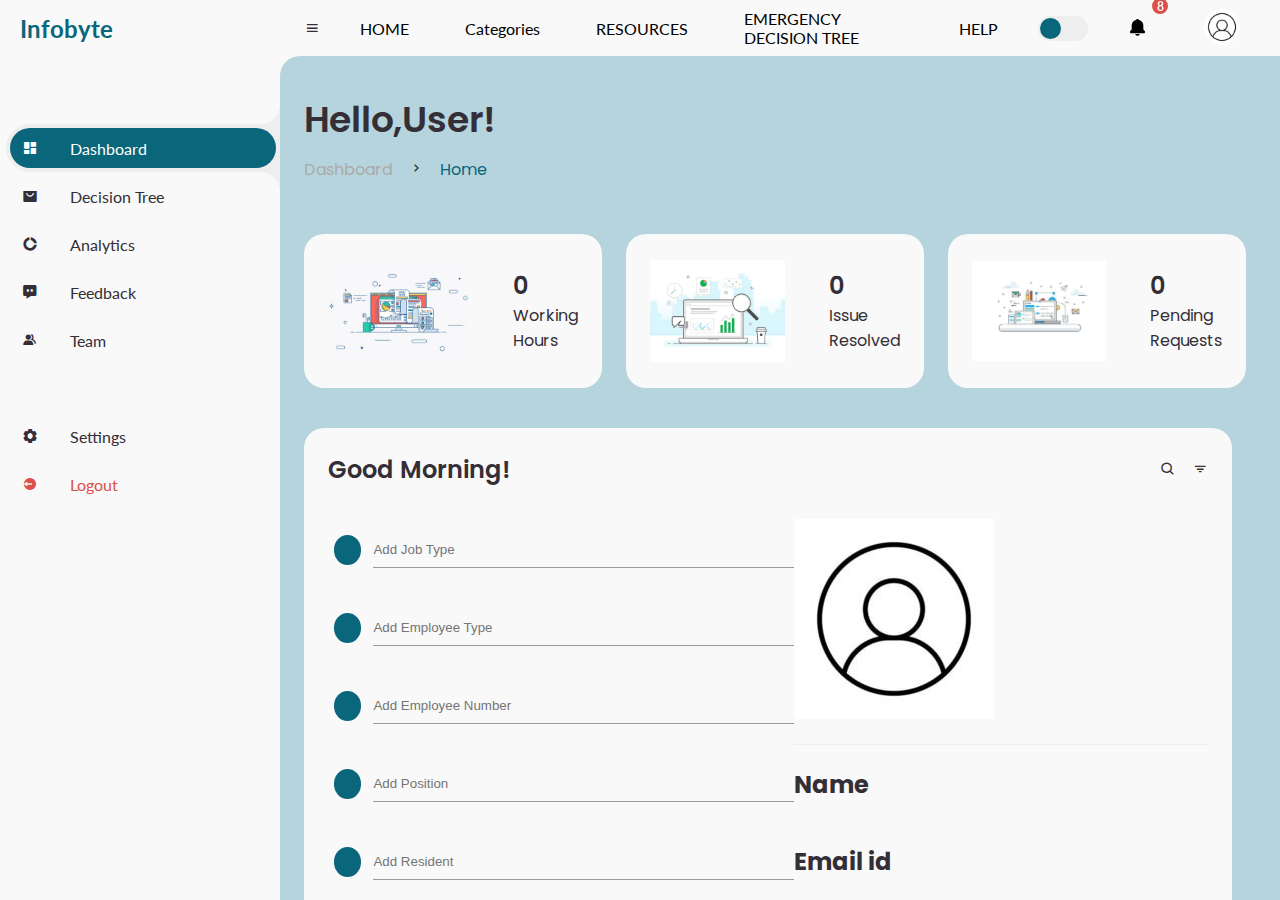
<file: agent/index.html>
<!DOCTYPE html>
<html lang="en">
<head>
	<meta charset="UTF-8">
	<meta name="viewport" content="width=device-width, initial-scale=1.0">

	<!-- Boxicons -->
	<link href='https://unpkg.com/boxicons@2.0.9/css/boxicons.min.css' rel='stylesheet'>
	<!-- My CSS -->
	<link rel="stylesheet" href="style.css">
    

	<title>AdminHub</title>
</head>
<body>


	<!-- SIDEBAR -->
	<section id="sidebar">
		<a href="#" class="brand">
			<span class="text">Infobyte</span>
		</a>
		<ul class="side-menu top">
			<li class="active">
				<a href="#Dashboard">
					<i class='bx bxs-dashboard' ></i>
					<span class="text">Dashboard</span>
				</a>
			</li>
			<li>
				<a href="#">
					<i class='bx bxs-shopping-bag-alt' ></i>
					<span class="text">Decision Tree</span>
				</a>
			</li>
			<li>
				<a href="#Analytics">
					<i class='bx bxs-doughnut-chart' ></i>
					<span class="text">Analytics</span>
				</a>
			</li>
			<li>
				<a href="#Feedback">
					<i class='bx bxs-message-dots' ></i>
					<span class="text">Feedback</span>
				</a>
			</li>
			<li>
				<a href="#">
					<i class='bx bxs-group' ></i>
					<span class="text">Team</span>
				</a>
			</li>
		</ul>
		<ul class="side-menu">
			<li>
				<a href="#">
					<i class='bx bxs-cog' ></i>
					<span class="text">Settings</span>
				</a>
			</li>
			<li>
				<a href="#" class="logout">
					<i class='bx bxs-log-out-circle' ></i>
					<span class="text">Logout</span>
				</a>
			</li>
		</ul>
	</section>
	<!-- SIDEBAR -->



	<!-- CONTENT -->
	<section id="content">
		<!-- NAVBAR -->
		<nav>
			<i class='bx bx-menu' ></i>
            <a href="#">HOME</a>
			<a href="#">Categories</a>
            <div class="dropdown">
                <a href="#" class="dropbtn dropdown">RESOURCES</a>
                <div class="dropdown-content">
                    <a href="#">Trainings</a>
                    <a href="#">E-Books</a>
                    <a href="#">Terms of Services</a>
                    <a href="#">Feedback</a>
                  </div>
                </div>
                <a href="#">EMERGENCY DECISION TREE</a>
                <a href="#">HELP</a>
                      
			<input type="checkbox" id="switch-mode" hidden>
			<label for="switch-mode" class="switch-mode"></label>
			<a href="#" class="notification">
				<i class='bx bxs-bell' ></i>
				<span class="num">8</span>
			</a>
			<a href="#" class="profile">
				<img src="user-profile-icon-free-vector.jpg">
			</a>
		</nav>
		<!-- NAVBAR -->

		<!-- MAIN -->
		<main>
			<div class="head-title" id="Dashboard">
				<div class="left">
					<h1>Hello,User!</h1>

                    <ul class="breadcrumb">
						<li>
							<a href="#">Dashboard</a>
						</li>
						<li><i class='bx bx-chevron-right' ></i></li>
						<li>
							<a class="active" href="#">Home</a>
						</li>
					</ul>
                   
				</a>
			</div>

			<ul class="box-info info">
				<li>
					<!-- <i class='bx bxs-calendar-check' ></i> -->
                    <img src="ahrefs _shot-2.jpeg" style="overflow: hidden; ">
					<span class="text">
						<h3>0</h3>
						<p> Working Hours</p>
					</span>
				</li>
				<li>
                    <img src="Analytics Spot Hero Illustration.jpeg" style="overflow: hidden; ">
					<span class="text">
						<h3>0</h3>
						<p>Issue Resolved</p>
					</span>
				</li>
				<li>
                    <img src="Responsive Design Concept_ Vector.jpeg" style="overflow: hidden; ">
					<span class="text">
						<h3>0</h3>
						<p>Pending Requests</p>
					</span>
				</li>
			</ul>

            <div class="table-data">
                <div class="order">
                    <div class="head">
                        <h3>Good Morning!</h3>
                        <i class='bx bx-search' ></i>
                        <i class='bx bx-filter' ></i>
                    </div>
                    <table>
                    
                        <tbody>
                            <tr>
                                <td>
                                    <div class="circle">
                                    </div>
                                    <input type="text"  name="username" class="input-field" placeholder="Add Job Type" required>
                                </td>
                               
                                <th rowspan="3" ><img src="user-profile-icon-free-vector.jpg" alt=""></th>
                               
                            </tr>
                            <tr>
                                <td>
                                    <div class="circle">
                                    </div>
                                    <input type="text"  name="username" class="input-field" placeholder="Add Employee Type" required>
                                    
                                </td>
                                
                                <td></td>
                            </tr>
                            <tr>
                                <td>
                                    <div class="circle">
                                    </div>
                                    <input type="text"  name="username" class="input-field" placeholder="Add Employee Number" required>
                                </td>  
                            </tr>
                            <tr>
                                <td>
                                    <div class="circle">
                                    </div>
                                    <input type="text"  name="username" class="input-field" placeholder="Add Position" required>
                                </td>
                               
                                <td><h2>Name</h2></td>
                            </tr>
                            <tr>
                                <td>
                                    <div class="circle">
                                    </div>
                                    <input type="text"  name="username" class="input-field" placeholder="Add Resident" required>
                                </td>
                               
                               
                                <td><h2>Email id</h2></td>
                                
                            </tr>
                            <tr>
                                <td>
                                    <div class="circle">
                                    </div>
                                    <input type="text"  name="username" class="input-field" placeholder="Add Nationality" required>
                                </td>
                               
                               
                                <td><h2>Date of birth</h2></td>
                                
                            </tr>
                            <tr>
                                <td>
                                    <div class="circle">
                                    </div>
                                    <input type="text"  name="username" class="input-field" placeholder="Add Gender" required>
                                </td>
                                
                            </tr>
                            <tr>
                                <td>
                                    <div class="circle">
                                    </div>
                                    <input type="text"  name="username" class="input-field" placeholder="Add Aadhar" required>
                                </td>
                                
                            </tr>
                            <tr>
                                <td>
                                    <div class="circle">
                                    </div>
                                    <input type="text"  name="username" class="input-field" placeholder="Add Workplace" required>
                                </td>
                                
                            </tr>
                            <tr>
                                <td>
                                    <div class="circle">
                                    </div>
                                    <input type="text"  name="username" class="input-field" placeholder="Add Known Languages" required>
                                </td>
                                
                            </tr>
                            <tr>
                                <td>
                                   
                                    <button type="submit" name="submit" class="submit-btn">Submit</button>
                                </td>
                                
                            </tr>
                        </tbody>
                    </table>
                </div>
                <br>

			<div class="table-data" id="Analytics">
				<div class="order">
					<div class="head">
						<h3>ANALYTICS OF WORK PROGRESS</h3>
					</div>
                    <video src="vid3.mp4" style="overflow: hidden; height: 400px;" autoplay loop></video>
				</div>
           
              
                
				<div class="todo">
					<div class="head">
						<h3>Todos</h3>
						<i class='bx bx-plus' ></i>
						<i class='bx bx-filter' ></i>
					</div>
					<ul class="todo-list">
						<li class="completed">
							<p>Todo List</p>
							<i class='bx bx-dots-vertical-rounded' ></i>
						</li>
						<li class="completed">
							<p>Todo List</p>
							<i class='bx bx-dots-vertical-rounded' ></i>
						</li>
						<li class="not-completed">
							<p>Todo List</p>
							<i class='bx bx-dots-vertical-rounded' ></i>
						</li>
						<li class="completed">
							<p>Todo List</p>
							<i class='bx bx-dots-vertical-rounded' ></i>
						</li>
						<li class="not-completed">
							<p>Todo List</p>
							<i class='bx bx-dots-vertical-rounded' ></i>
						</li>
					</ul>
				</div>
			</div>
            <div class="table-data" id="Feedback">
                <ul>
                    <li>
                <h2>Feedback Section</h2> </li>
                
                <li>
                <div class="feedback-section">
                    <div class="feedback-form">
                <input type="text" id="fname" name="fname">
                <label for="feedback">Your Feedback</label>
                </li>
            <button type="submit" name="submit" class="submit-btn">Submit</button>
       
            </ul>    
            </div>
               
        </div>
               
            </div>
		</main>
		<!-- MAIN -->
	</section>
	<!-- CONTENT -->
	

	<script src="script.js"></script>
</body>
</html>
</file>
<file: agent/style.css>
@import url('https://fonts.googleapis.com/css2?family=Lato:wght@400;700&family=Poppins:wght@400;500;600;700&display=swap');

* {
	margin: 0;
	padding: 0;
	box-sizing: border-box;
}

a {
	text-decoration: none;
}

li {
	list-style: none;
}

:root {
	--poppins: 'Poppins', sans-serif;
	--lato: 'Lato', sans-serif;

	--light: #F9F9F9;
	--blue: #3C91E6;
	--light-blue: #CFE8FF;
	--grey: #eee;
	--dark-grey: #AAAAAA;
	--dark: #342E37;
	--red: #DB504A;
	--yellow: #FFCE26;
	--light-yellow: #FFF2C6;
	--orange: #FD7238;
	--light-orange: #FFE0D3;
}

html {
	overflow-x: hidden;
}

body.dark {
	--light: #0C0C1E;
	--grey: #060714;
	--dark: #FBFBFB;
}

body {
	background-color: rgba(14, 113, 143, 0.3);
	overflow-x: hidden;
}





/* SIDEBAR */
#sidebar {
	position: fixed;
	top: 0;
	left: 0;
	width: 280px;
	height: 100%;
	background: var(--light);
	z-index: 2000;
	font-family: var(--lato);
	transition: .3s ease;
	overflow-x: hidden;
	scrollbar-width: none;
}
#sidebar::--webkit-scrollbar {
	display: none;
}
#sidebar.hide {
	width: 60px;
}
#sidebar .brand {
	font-size: 24px;
	font-weight: 700;
	height: 56px;
	display: flex;
	align-items: center;
	color: #09667b;
	position: sticky;
	top: 0;
	left: 0;
	background: var(--light);
	z-index: 500;
	padding-bottom: 20px;
	box-sizing: content-box;
}
#sidebar .brand .bx {
	min-width: 60px;
	display: flex;
	justify-content: center;
}
#sidebar .side-menu {
	width: 100%;
	margin-top: 48px;
}
#sidebar .side-menu li {
	height: 48px;
	background: transparent;
	margin-left: 6px;
	border-radius: 48px 0 0 48px;
	padding: 4px;
}
#sidebar .side-menu li.active {
	background: var(--grey);
	position: relative;
}
#sidebar .side-menu li.active::before {
	content: '';
	position: absolute;
	width: 40px;
	height: 40px;
	border-radius: 50%;
	top: -40px;
	right: 0;
	box-shadow: 20px 20px 0 var(--grey);
	z-index: -1;
}
#sidebar .side-menu li.active::after {
	content: '';
	position: absolute;
	width: 40px;
	height: 40px;
	border-radius: 50%;
	bottom: -40px;
	right: 0;
	box-shadow: 20px -20px 0 var(--grey);
	z-index: -1;
}
#sidebar .side-menu li a {
	width: 100%;
	height: 100%;
	background: var(--light);
	display: flex;
	align-items: center;
	border-radius: 48px;
	font-size: 16px;
	color: var(--dark);
	white-space: nowrap;
	overflow-x: hidden;
}
#sidebar .side-menu.top li.active a {
    color: #fff;
	background-color: #09667b ;
	transition: 0.4s ease;
}
#sidebar.hide .side-menu li a {
	width: calc(48px - (4px * 2));
	transition: width .3s ease;
}
#sidebar .side-menu li a.logout {
	color: var(--red);
}
#sidebar .side-menu.top li a:hover {
	color: black;
}
#sidebar .side-menu li a .bx {
	min-width: calc(60px  - ((4px + 6px) * 2));
	display: flex;
	justify-content: center;
}
/* SIDEBAR */



.text{
    margin-left: 20px;
}

/* CONTENT */
#content {
	position: relative;
	width: calc(100% - 280px);
	left: 280px;
	transition: .3s ease;
}
#sidebar.hide ~ #content {
	width: calc(100% - 60px);
	left: 60px;
}

.input-field{
    width: 100%;
    padding: 10px 0;
    margin: 5px 0;
    border-left: 0;
    border-top: 0;
    border-right: 0;
    border-bottom: 1px solid #999;
    outline: none;
    background: transparent;
}

.submit-btn{
    width: 85%;
    padding: 10px 30px;
    cursor: pointer;
    display: block;
    margin: auto;
    background: linear-gradient(to right, #09667b,#06ef86);
    border: 0;
    outline: none;
    border-radius: 30px;
}



/* NAVBAR */
nav a {
	text-decoration: none;
	color: #000000;
	padding: 14px 16px;
    display: block;
	border-radius: 30px;
  }
nav a:hover {
	color: #fff;
	background-color: #09667b ;
	transition: 0.4s ease;
  }

  .dropdown {
    position: relative;
    display: inline-block;
   }

   .info li:hover {
    color: #09667b;
    transition: 0.4s ease;
  transform: scale(1.1);
  }

  .dropdown-content {
    display: none;
    position: absolute;
    background-color: #f9f9f9;
    min-width: 160px;
    box-shadow: 0px 8px 16px 0px rgba(0,0,0,0.2);
    z-index: 1;
}

.dropdown-content a {
    color: black;
    padding: 12px 16px;
    text-decoration: none;
    display: block;
}

.dropdown-content a:hover {
    background-color: #09667b;
}

.dropdown:hover .dropdown-content {
    display: block;
	border-radius: 9px;
}

.dropdown:hover .dropbtn {
    background-color: #09667b;
}
#content nav {
	height: 56px;
	background: var(--light);
	padding: 0 24px;
	display: flex;
	align-items: center;
	grid-gap: 24px;
	font-family: var(--lato);
	position: sticky;
	top: 0;
	left: 0;
	z-index: 1000;
}
#content nav::before {
	content: '';
	position: absolute;
	width: 40px;
	height: 40px;
	bottom: -40px;
	left: 0;
	border-radius: 50%;
	box-shadow: -20px -20px 0 var(--light);
}
/* #content nav a {
	color: var(--dark);
} */
#content nav .bx.bx-menu {
	cursor: pointer;
	color: var(--dark);
}
#content nav .nav-link {
	font-size: 16px;
	transition: .3s ease;
}

#content nav form {
	max-width: 400px;
	width: 100%;
	margin-right: auto;
}
#content nav form .form-input {
	display: flex;
	align-items: center;
	height: 36px;
}

.circle {
    width: 30px;
    height: 30px;
    background-color: #09667b;
    border-radius: 50%;
    position: relative;
    perspective: 600px;
    overflow: hidden;
   }
   
   .circle::before {
    content: "";
    position: absolute;
    top: 0;
    left: 0;
    width: 100%;
    height: 100%;
    background-color: red;
    border-radius: 50%;
    transform: rotateY(180deg);
    backface-visibility: hidden;
   }
   
   .circle:hover {
    transform: rotateY(180deg);
   }
#content nav form .form-input input {
	flex-grow: 1;
	padding: 0 16px;
	height: 100%;
	border: none;
	background: var(--grey);
	border-radius: 36px 0 0 36px;
	outline: none;
	width: 100%;
	color: var(--dark);
}
#content nav form .form-input button {
	width: 36px;
	height: 100%;
	display: flex;
	justify-content: center;
	align-items: center;
	background: var(--dark);
	color: var(--light);
	font-size: 18px;
	border: none;
	outline: none;
	border-radius: 0 36px 36px 0;
	cursor: pointer;
}
#content nav .notification {
	font-size: 20px;
	position: relative;
}
#content nav .notification .num {
	position: absolute;
	top: -6px;
	right: -6px;
	width: 20px;
	height: 20px;
	border-radius: 50%;
	border: 2px solid var(--light);
	background: var(--red);
	color: var(--light);
	font-weight: 700;
	font-size: 12px;
	display: flex;
	justify-content: center;
	align-items: center;
}
#content nav .profile img {
	width: 36px;
	height: 36px;
	object-fit: cover;
	border-radius: 50%;
}
#content nav .switch-mode {
	display: block;
	min-width: 50px;
	height: 25px;
	border-radius: 25px;
	background: var(--grey);
	cursor: pointer;
	position: relative;
}
#content nav .switch-mode::before {
	content: '';
	position: absolute;
	top: 2px;
	left: 2px;
	bottom: 2px;
	width: calc(25px - 4px);
	background: #09667b;
	border-radius: 50%;
	transition: all .3s ease;
}
#content nav #switch-mode:checked + .switch-mode::before {
	left: calc(100% - (25px - 4px) - 2px);
}
/* NAVBAR */





/* MAIN */
#content main {
	width: 100%;
	padding: 36px 24px;
	font-family: var(--poppins);
	max-height: calc(100vh - 56px);
	overflow-y: auto;
}
#content main .head-title {
	display: flex;
	align-items: center;
	justify-content: space-between;
	grid-gap: 16px;
	flex-wrap: wrap;
}
#content main .head-title .left h1 {
	font-size: 36px;
	font-weight: 600;
	margin-bottom: 10px;
	color: var(--dark);
}
#content main .head-title .left .breadcrumb {
	display: flex;
	align-items: center;
	grid-gap: 16px;
}
#content main .head-title .left .breadcrumb li {
	color: var(--dark);
}
#content main .head-title .left .breadcrumb li a {
	color: var(--dark-grey);
	pointer-events: none;
}
#content main .head-title .left .breadcrumb li a.active {
	color: #09667b;
	pointer-events: unset;
}
#content main .head-title .btn-download {
	height: 36px;
	padding: 0 16px;
	border-radius: 36px;
	background: #09667b;
	color: var(--light);
	display: flex;
	justify-content: center;
	align-items: center;
	grid-gap: 10px;
	font-weight: 500;
}




#content main .box-info {
	display: grid;
	grid-template-columns: repeat(auto-fit, minmax(240px, 1fr));
	grid-gap: 24px;
	margin-top: 36px;
}
#content main .box-info li {
	padding: 24px;
	background: var(--light);
	border-radius: 20px;
	display: flex;
	align-items: center;
	grid-gap: 24px;
}
#content main .box-info li .bx {
	width: 80px;
	height: 80px;
	border-radius: 10px;
	font-size: 36px;
	display: flex;
	justify-content: center;
	align-items: center;
}
#content main .box-info li:nth-child(1) .bx {
	background:#23b1d1;
	color: #09667b;
}
#content main .box-info li:nth-child(2) .bx {
	background: var(--light-yellow);
	color: var(--yellow);
}
#content main .box-info li:nth-child(3) .bx {
	background: var(--light-orange);
	color: var(--orange);
}
#content main .box-info li .text h3 {
	font-size: 24px;
	font-weight: 600;
	color: var(--dark);
}
#content main .box-info li .text p {
	color: var(--dark);	
}





#content main .table-data {
	display: flex;
	flex-wrap: wrap;
	grid-gap: 24px;
	margin-top: 24px;
	width: 100%;
	color: var(--dark);
}
#content main .table-data > div {
	border-radius: 20px;
	background: var(--light);
	padding: 24px;
	overflow-x: auto;
}
#content main .table-data .head {
	display: flex;
	align-items: center;
	grid-gap: 16px;
	margin-bottom: 24px;
}
#content main .table-data .head h3 {
	margin-right: auto;
	font-size: 24px;
	font-weight: 600;
}
#content main .table-data .head .bx {
	cursor: pointer;
}

#content main .table-data .order {
	flex-grow: 1;
	flex-basis: 500px;
}
#content main .table-data .order table {
	width: 100%;
	border-collapse: collapse;
}
#content main .table-data .order table th {
	padding-bottom: 12px;
	font-size: 13px;
	text-align: left;
	border-bottom: 1px solid var(--grey);
}
#content main .table-data .order table td {
	padding: 16px 0;
}
#content main .table-data .order table tr td:first-child {
	display: flex;
	align-items: center;
	grid-gap: 12px;
	padding-left: 6px;
}
#content main .table-data .order table td img {
	width: 36px;
	height: 36px;
	border-radius: 50%;
	object-fit: cover;
}
#content main .table-data .order table tbody tr:hover {
	background: var(--grey);
}
#content main .table-data .order table tr td .status {
	font-size: 10px;
	padding: 6px 16px;
	color: var(--light);
	border-radius: 20px;
	font-weight: 700;
}
#content main .table-data .order table tr td .status.completed {
	background: #09667b;
}
#content main .table-data .order table tr td .status.process {
	background: var(--yellow);
}
#content main .table-data .order table tr td .status.pending {
	background: var(--orange);
}


#content main .table-data .todo {
	flex-grow: 1;
	flex-basis: 300px;
}
#content main .table-data .todo .todo-list {
	width: 100%;
}
#content main .table-data .todo .todo-list li {
	width: 100%;
	margin-bottom: 16px;
	background: var(--grey);
	border-radius: 10px;
	padding: 14px 20px;
	display: flex;
	justify-content: space-between;
	align-items: center;
}
#content main .table-data .todo .todo-list li .bx {
	cursor: pointer;
}
#content main .table-data .todo .todo-list li.completed {
	border-left: 10px solid #09667b;
}
#content main .table-data .todo .todo-list li.not-completed {
	border-left: 10px solid var(--orange);
}
#content main .table-data .todo .todo-list li:last-child {
	margin-bottom: 0;
}
/* MAIN */
/* CONTENT */


@media screen and (max-width: 768px) {
	#sidebar {
		width: 200px;
	}

	#content {
		width: calc(100% - 60px);
		left: 200px;
	}

	#content nav .nav-link {
		display: none;
	}
}


@media screen and (max-width: 576px) {
	#content nav form .form-input input {
		display: none;
	}

	#content nav form .form-input button {
		width: auto;
		height: auto;
		background: transparent;
		border-radius: none;
		color: var(--dark);
	}

	#content nav form.show .form-input input {
		display: block;
		width: 100%;
	}
	#content nav form.show .form-input button {
		width: 36px;
		height: 100%;
		border-radius: 0 36px 36px 0;
		color: var(--light);
		background: var(--red);
	}

	#content nav form.show ~ .notification,
	#content nav form.show ~ .profile {
		display: none;
	}

	#content main .box-info {
		grid-template-columns: 1fr;
	}

	#content main .table-data .head {
		min-width: 420px;
	}
	#content main .table-data .order table {
		min-width: 420px;
	}
	#content main .table-data .todo .todo-list {
		min-width: 420px;
	}
}
  
   .feedback-section {
    display: block;
    flex-direction: row;
    align-items: center;
    background-color: #f7f7f7;
    padding: 20px;
    border-radius: 5px;
    width: calc(100% + 700px); /* Increase width */
    height: calc(100% + 400px);
   }

   .feedback-input {
    display: block;
    width: calc(100% - 50px); /* Increase width */
    height: calc(100% - 30px); /* Increase height */
    padding: 10px;
    margin-bottom: 10px;
    font-size: 14px;
    color: #666;
    border: 1px solid #ddd;
    border-radius: 5px;
    resize: none;
   }
   
   .feedback-form {
    display: flex;
    flex-direction: column;
    align-items: center;
    width: 100%;
    max-width: auto;
    height: 100%;
    max-height: auto;
    background-color: #fff;
    padding: 20px;
    margin-bottom: 20px;
    border-radius: 5px;
    box-shadow: 0 0 10px rgba(0, 0, 0, 0.1);
   }
   

   .feedback-form input[type="text"] {
    width: 100%;
    padding: 12px 20px;
    margin: 8px 0;
    border: 1px solid #ccc;
    border-radius: 14px;
    box-sizing: border-box;
   }
</file>
